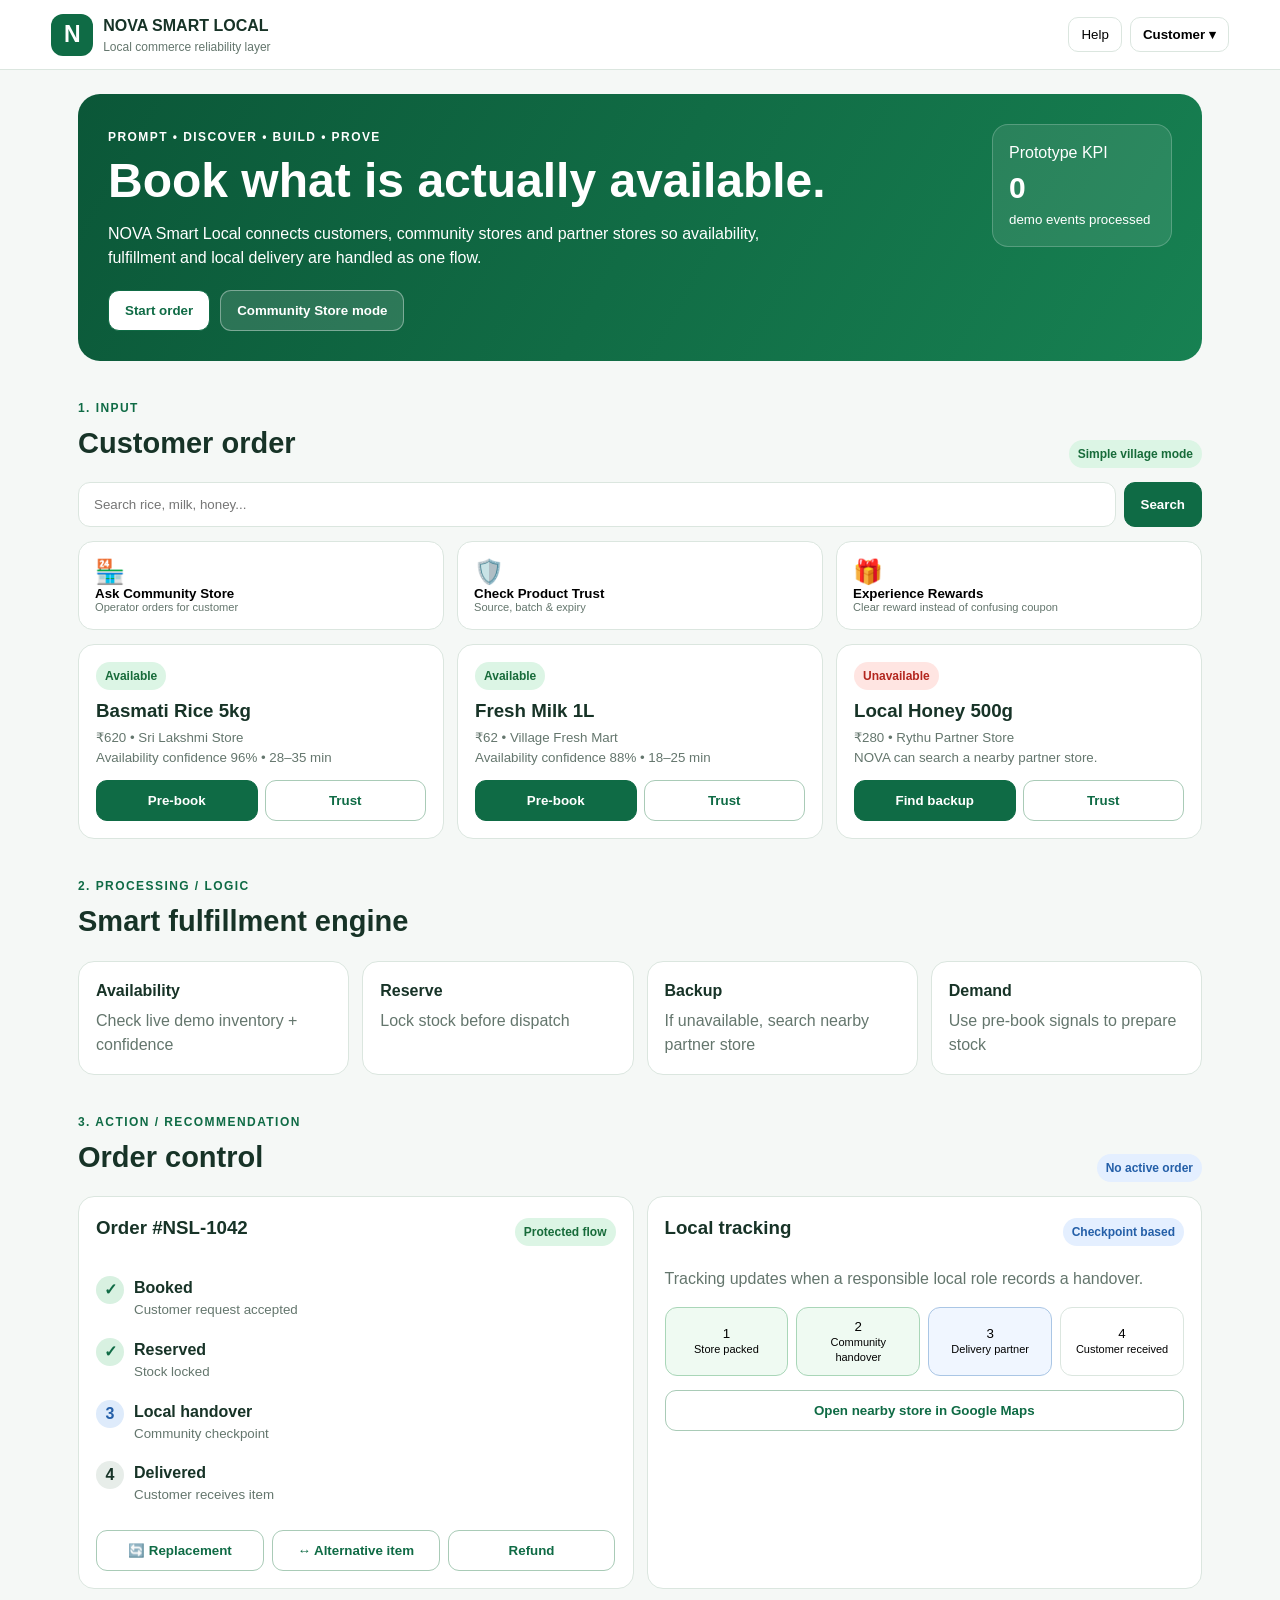
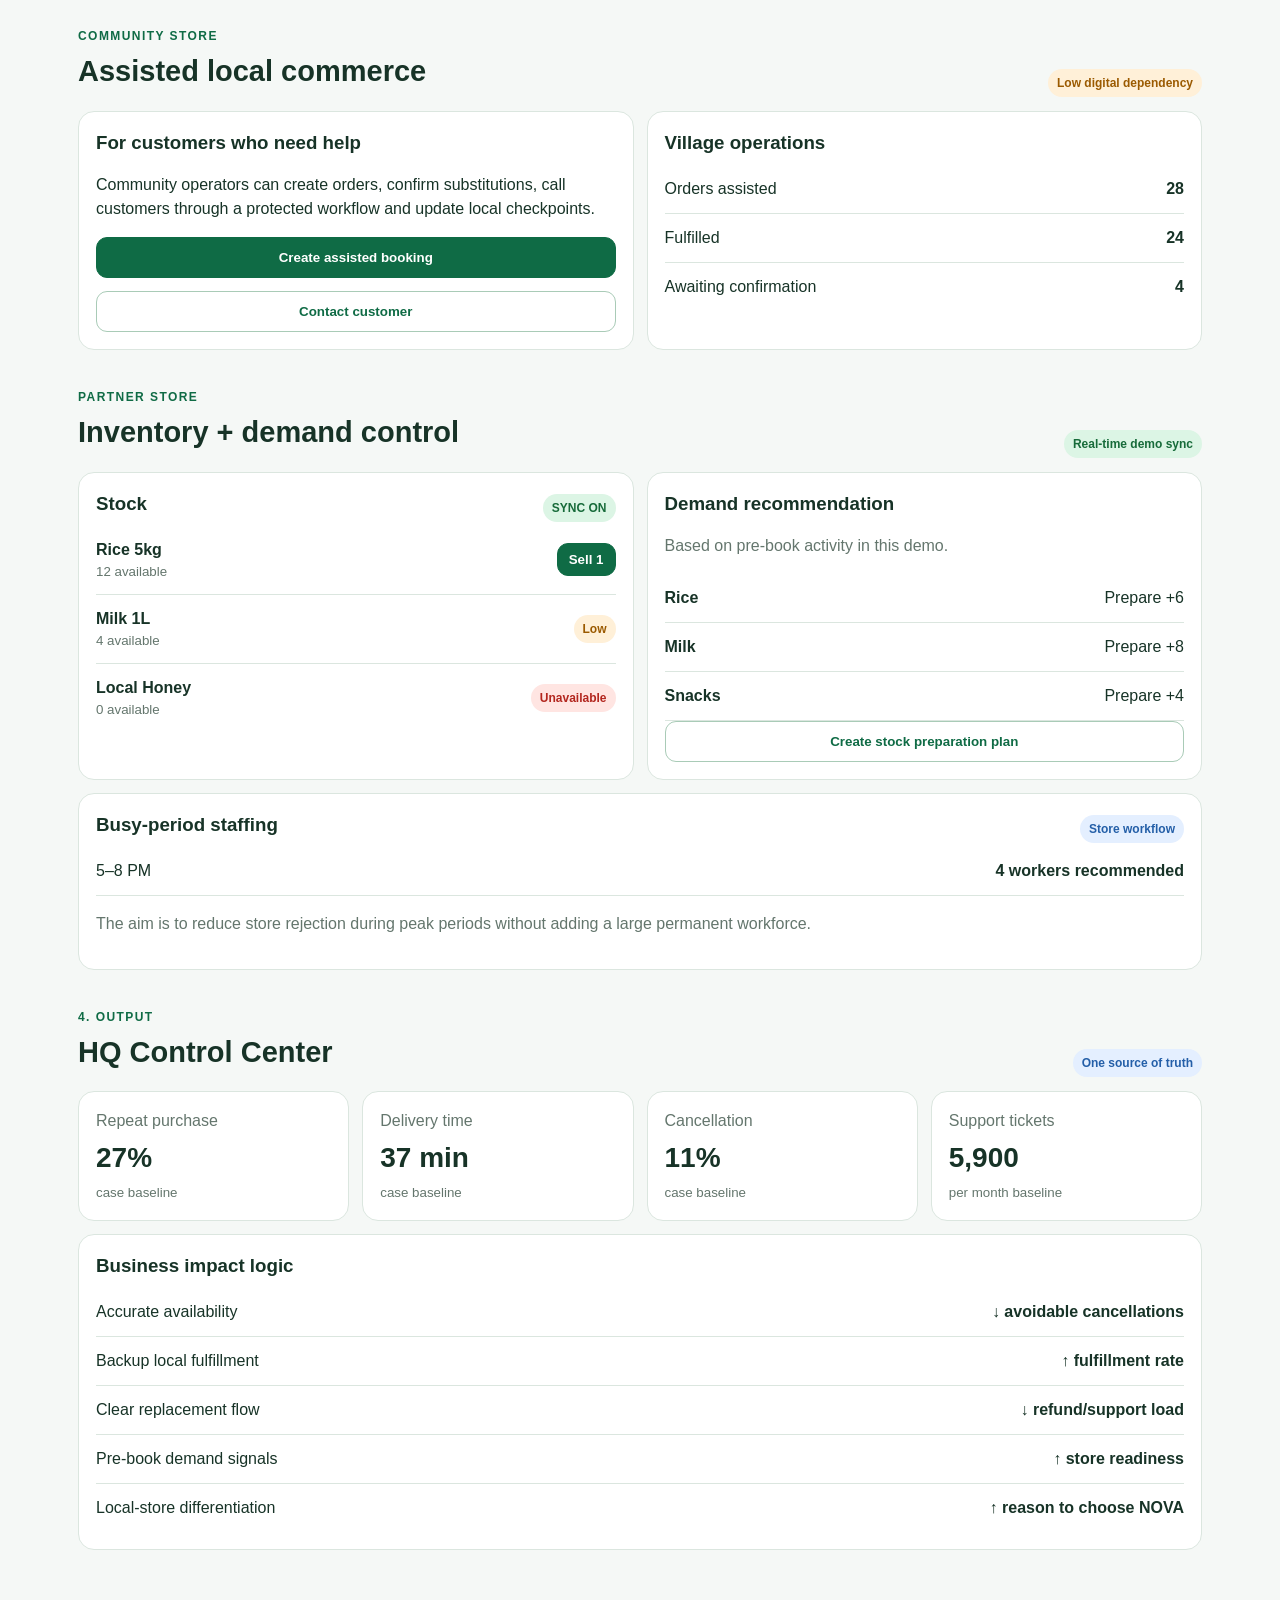
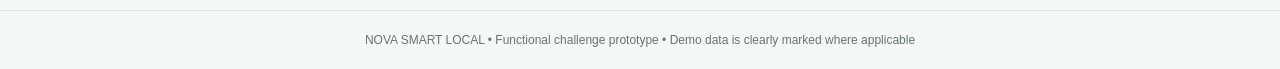
<file: index.html>
<!doctype html>
<html lang="en">
<head>
<meta charset="utf-8">
<meta name="viewport" content="width=device-width,initial-scale=1">
<meta name="theme-color" content="#0f6b45">
<title>NOVA Smart Local — Business Rescue Prototype</title>
<link rel="stylesheet" href="styles.css">
<link rel="manifest" href="manifest.json">
</head>
<body>
<header class="top">
  <div class="brand"><span class="logo">N</span><div><b>NOVA SMART LOCAL</b><small>Local commerce reliability layer</small></div></div>
  <div class="top-actions"><button id="help" class="ghost">Help</button><button id="role" class="role">Customer ▾</button></div>
</header>

<main>
<section class="hero">
  <div>
    <span class="eyebrow">PROMPT • DISCOVER • BUILD • PROVE</span>
    <h1>Book what is actually available.</h1>
    <p>NOVA Smart Local connects customers, community stores and partner stores so availability, fulfillment and local delivery are handled as one flow.</p>
    <div class="hero-actions">
      <button class="primary" data-scroll="customer">Start order</button>
      <button class="light" data-scroll="community">Community Store mode</button>
    </div>
  </div>
  <div class="hero-card"><span>Prototype KPI</span><b id="kpi">0</b><small>demo events processed</small></div>
</section>

<div id="notice" class="notice" role="status" aria-live="polite"></div>

<section id="customer" class="section">
  <div class="section-head"><div><span class="eyebrow dark">1. INPUT</span><h2>Customer order</h2></div><span class="badge green">Simple village mode</span></div>
  <div class="search">
    <label for="q" class="sr">Search product</label>
    <input id="q" placeholder="Search rice, milk, honey..." autocomplete="off">
    <button id="search" class="primary">Search</button>
  </div>
  <div class="quick">
    <button data-open="assist"><span>🏪</span><b>Ask Community Store</b><small>Operator orders for customer</small></button>
    <button data-open="trust"><span>🛡️</span><b>Check Product Trust</b><small>Source, batch & expiry</small></button>
    <button data-open="reward"><span>🎁</span><b>Experience Rewards</b><small>Clear reward instead of confusing coupon</small></button>
  </div>
  <div id="products" class="products"></div>
</section>

<section id="flow" class="section">
  <div class="section-head"><div><span class="eyebrow dark">2. PROCESSING / LOGIC</span><h2>Smart fulfillment engine</h2></div></div>
  <div class="flow-grid">
    <article class="flow-card"><b>Availability</b><span>Check live demo inventory + confidence</span></article>
    <article class="flow-card"><b>Reserve</b><span>Lock stock before dispatch</span></article>
    <article class="flow-card"><b>Backup</b><span>If unavailable, search nearby partner store</span></article>
    <article class="flow-card"><b>Demand</b><span>Use pre-book signals to prepare stock</span></article>
  </div>
</section>

<section id="order" class="section">
  <div class="section-head"><div><span class="eyebrow dark">3. ACTION / RECOMMENDATION</span><h2>Order control</h2></div><span id="orderStatus" class="badge blue">No active order</span></div>
  <div class="dashboard">
    <article class="card">
      <div class="card-head"><h3>Order #NSL-1042</h3><span class="badge green">Protected flow</span></div>
      <div id="timeline" class="timeline"></div>
      <div class="actions">
        <button class="secondary" data-open="replacement">🔄 Replacement</button>
        <button class="secondary" data-open="alternative">↔ Alternative item</button>
        <button class="secondary" data-open="refund">Refund</button>
      </div>
    </article>
    <article class="card">
      <div class="card-head"><h3>Local tracking</h3><span class="badge blue">Checkpoint based</span></div>
      <p class="muted">Tracking updates when a responsible local role records a handover.</p>
      <div class="checkpoints">
        <button class="checkpoint done" data-check="Packed">1<br><small>Store packed</small></button>
        <button class="checkpoint done" data-check="Handover">2<br><small>Community handover</small></button>
        <button class="checkpoint current" data-check="Delivery">3<br><small>Delivery partner</small></button>
        <button class="checkpoint" data-check="Received">4<br><small>Customer received</small></button>
      </div>
      <button id="maps" class="secondary full">Open nearby store in Google Maps</button>
    </article>
  </div>
</section>

<section id="community" class="section">
  <div class="section-head"><div><span class="eyebrow dark">COMMUNITY STORE</span><h2>Assisted local commerce</h2></div><span class="badge orange">Low digital dependency</span></div>
  <div class="dashboard">
    <article class="card">
      <h3>For customers who need help</h3>
      <p>Community operators can create orders, confirm substitutions, call customers through a protected workflow and update local checkpoints.</p>
      <button class="primary full" data-open="assist">Create assisted booking</button>
      <button class="secondary full mt" data-open="call">Contact customer</button>
    </article>
    <article class="card">
      <h3>Village operations</h3>
      <div class="statrow"><span>Orders assisted</span><b>28</b></div>
      <div class="statrow"><span>Fulfilled</span><b>24</b></div>
      <div class="statrow"><span>Awaiting confirmation</span><b>4</b></div>
    </article>
  </div>
</section>

<section id="store" class="section">
  <div class="section-head"><div><span class="eyebrow dark">PARTNER STORE</span><h2>Inventory + demand control</h2></div><span class="badge green">Real-time demo sync</span></div>
  <div class="dashboard">
    <article class="card">
      <div class="card-head"><h3>Stock</h3><span id="sync" class="badge green">SYNC ON</span></div>
      <div class="stock"><span><b>Rice 5kg</b><small id="rice">12 available</small></span><button id="sell" class="primary mini">Sell 1</button></div>
      <div class="stock"><span><b>Milk 1L</b><small>4 available</small></span><span class="badge orange">Low</span></div>
      <div class="stock"><span><b>Local Honey</b><small>0 available</small></span><span class="badge red">Unavailable</span></div>
    </article>
    <article class="card">
      <h3>Demand recommendation</h3>
      <p class="muted">Based on pre-book activity in this demo.</p>
      <div class="recommend"><b>Rice</b><span>Prepare +6</span></div>
      <div class="recommend"><b>Milk</b><span>Prepare +8</span></div>
      <div class="recommend"><b>Snacks</b><span>Prepare +4</span></div>
      <button class="secondary full" id="prepare">Create stock preparation plan</button>
    </article>
  </div>
  <article class="card mt">
    <div class="card-head"><h3>Busy-period staffing</h3><span class="badge blue">Store workflow</span></div>
    <div class="statrow"><span>5–8 PM</span><b>4 workers recommended</b></div>
    <p class="muted">The aim is to reduce store rejection during peak periods without adding a large permanent workforce.</p>
  </article>
</section>

<section id="control" class="section">
  <div class="section-head"><div><span class="eyebrow dark">4. OUTPUT</span><h2>HQ Control Center</h2></div><span class="badge blue">One source of truth</span></div>
  <div class="metrics">
    <div><span>Repeat purchase</span><b>27%</b><small>case baseline</small></div>
    <div><span>Delivery time</span><b>37 min</b><small>case baseline</small></div>
    <div><span>Cancellation</span><b>11%</b><small>case baseline</small></div>
    <div><span>Support tickets</span><b>5,900</b><small>per month baseline</small></div>
  </div>
  <article class="card mt">
    <h3>Business impact logic</h3>
    <div class="impact"><span>Accurate availability</span><b>↓ avoidable cancellations</b></div>
    <div class="impact"><span>Backup local fulfillment</span><b>↑ fulfillment rate</b></div>
    <div class="impact"><span>Clear replacement flow</span><b>↓ refund/support load</b></div>
    <div class="impact"><span>Pre-book demand signals</span><b>↑ store readiness</b></div>
    <div class="impact"><span>Local-store differentiation</span><b>↑ reason to choose NOVA</b></div>
  </article>
</section>
</main>

<footer>NOVA SMART LOCAL • Functional challenge prototype • Demo data is clearly marked where applicable</footer>

<dialog id="modal">
  <div class="modal-head"><h2 id="modalTitle">NOVA</h2><button id="close" class="icon">×</button></div>
  <div id="modalBody"></div>
</dialog>
<script src="app.js" defer></script>
</body>
</html>
</file>
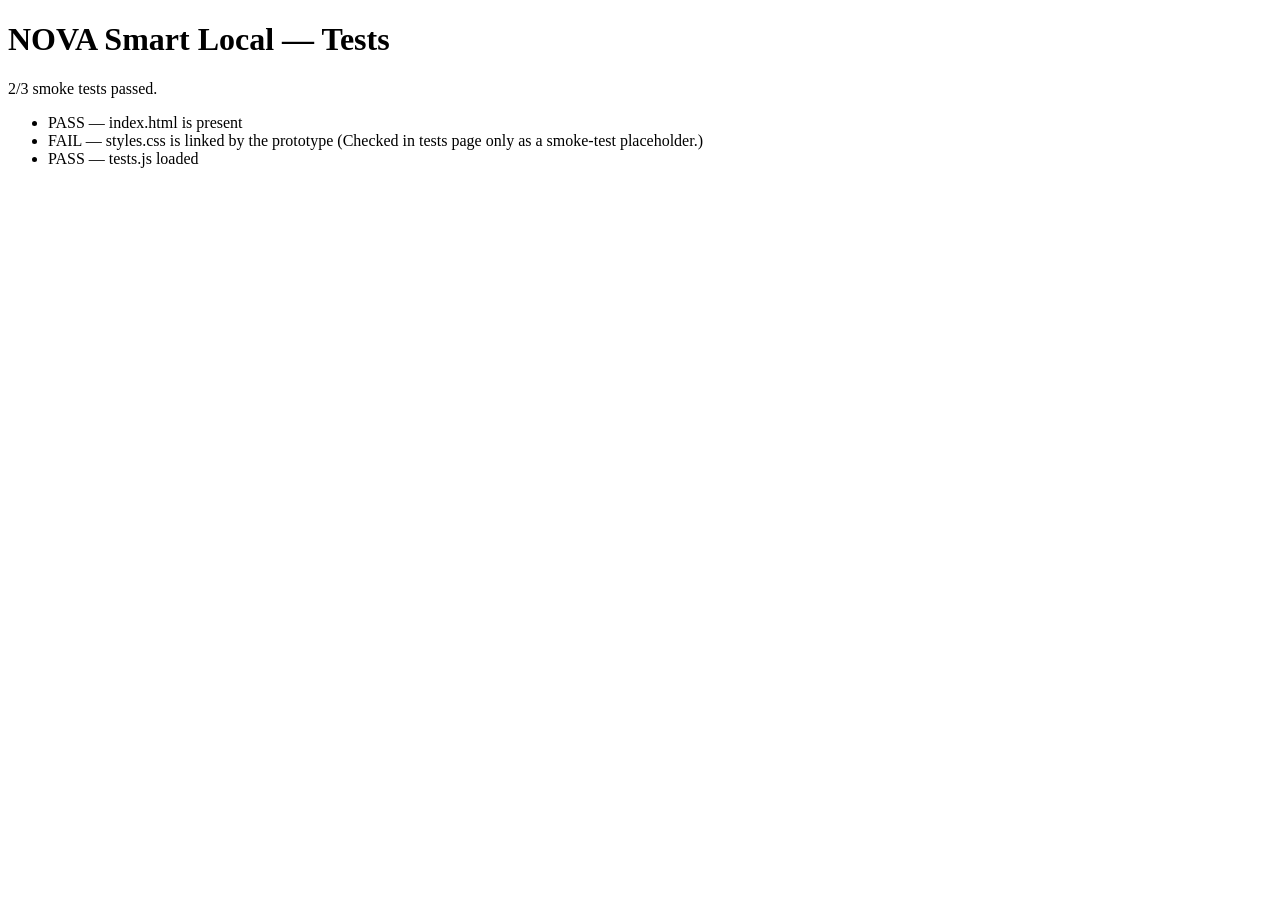
<file: tests.html>
<!doctype html>
<html lang="en"><head><meta charset="utf-8"><meta name="viewport" content="width=device-width,initial-scale=1"><title>NOVA Prototype Tests</title></head><body><main><h1>NOVA Smart Local — Tests</h1><p id="summary">Running tests…</p><ul id="results"></ul></main><script src="tests.js"></script></body></html>
</file>
<file: styles.css>
:root{--g:#0f6b45;--g2:#eaf7ef;--ink:#173327;--muted:#64766d;--line:#dbe6df;--bg:#f5f8f6;--white:#fff;--blue:#245fa8;--orange:#9b5a00;--red:#b3261e}*{box-sizing:border-box}body{margin:0;background:var(--bg);color:var(--ink);font:16px/1.5 Arial,sans-serif}.top{height:70px;background:#fff;border-bottom:1px solid var(--line);display:flex;justify-content:space-between;align-items:center;padding:0 max(16px,4vw);position:sticky;top:0;z-index:10}.brand{display:flex;gap:10px;align-items:center}.brand>div:last-child>*{display:block}.brand small{font-size:12px;color:var(--muted)}.logo{width:42px;height:42px;border-radius:12px;background:var(--g);color:#fff;display:grid;place-items:center;font-size:23px;font-weight:900}.top-actions{display:flex;gap:8px}.ghost,.role,.icon{background:#fff;border:1px solid var(--line);border-radius:10px;padding:9px 12px}.role{font-weight:700}main{max-width:1160px;margin:auto;padding:24px 18px 60px}.hero{background:linear-gradient(120deg,#0b5738,#178152);color:#fff;border-radius:22px;padding:30px;display:flex;justify-content:space-between;gap:25px}.hero h1{font-size:clamp(30px,5vw,48px);line-height:1.04;margin:8px 0}.hero p{max-width:700px}.eyebrow{font-size:12px;letter-spacing:.12em;font-weight:800}.eyebrow.dark{color:var(--g)}.hero-actions{display:flex;gap:10px;margin-top:20px}.primary,.secondary,.light{border-radius:11px;padding:12px 16px;font-weight:800;border:1px solid}.primary{background:var(--g);border-color:var(--g);color:#fff}.light{background:#ffffff20;border-color:#ffffff60;color:#fff}.secondary{background:#fff;border-color:#a9cbb7;color:var(--g)}.hero .primary{background:#fff;color:var(--g)}.hero-card{min-width:180px;height:max-content;background:#ffffff18;border:1px solid #ffffff35;border-radius:16px;padding:16px}.hero-card>*{display:block}.hero-card b{font-size:30px}.section{margin-top:34px}.section-head{display:flex;justify-content:space-between;align-items:end;gap:12px;margin-bottom:14px}.section-head h2{margin:3px 0;font-size:29px}.search{display:flex;gap:8px}.search input{flex:1;padding:14px 15px;border:1px solid var(--line);border-radius:12px;background:#fff}.quick,.products,.flow-grid,.dashboard,.metrics{display:grid;gap:13px}.quick{grid-template-columns:repeat(3,1fr);margin:14px 0}.quick button{border:1px solid var(--line);background:#fff;border-radius:15px;text-align:left;padding:16px}.quick span{font-size:24px;display:block}.quick b,.quick small{display:block}.quick small,.muted{color:var(--muted)}.products{grid-template-columns:repeat(3,1fr)}.product,.card,.flow-card,.metrics>div{background:#fff;border:1px solid var(--line);border-radius:16px;padding:17px}.product h3{margin:7px 0 3px}.product small{color:var(--muted);display:block}.product .buttons{display:flex;gap:7px;margin-top:12px}.product .buttons>*{flex:1}.badge{display:inline-block;border-radius:99px;padding:5px 9px;font-size:12px;font-weight:800;background:#edf2ee}.green{background:#dcf5e5;color:#176b3a}.blue{background:#e4efff;color:var(--blue)}.orange{background:#fff0d8;color:var(--orange)}.red{background:#ffe5e2;color:var(--red)}.flow-grid{grid-template-columns:repeat(4,1fr)}.flow-card b,.flow-card span{display:block}.flow-card span{color:var(--muted);margin-top:6px}.dashboard{grid-template-columns:1fr 1fr}.card-head{display:flex;justify-content:space-between;gap:8px;align-items:center}.card h3{margin:0 0 8px}.timeline{margin:16px 0}.t{display:flex;gap:10px;padding:9px 0}.dot{width:28px;height:28px;border-radius:50%;background:#e7ede9;display:grid;place-items:center;font-weight:900}.done .dot{background:#d8f1e1;color:var(--g)}.current .dot{background:#deebfb;color:var(--blue)}.t small{display:block;color:var(--muted)}.actions{display:grid;grid-template-columns:repeat(3,1fr);gap:8px}.checkpoints{display:grid;grid-template-columns:repeat(4,1fr);gap:8px;margin:14px 0}.checkpoint{border:1px solid var(--line);background:#fff;border-radius:12px;padding:11px;text-align:center}.checkpoint.done{background:#effaf2;border-color:#a9d6b8}.checkpoint.current{background:#f0f6ff;border-color:#aac6e5}.checkpoint small{font-size:11px}.full{width:100%}.mt{margin-top:13px}.statrow,.stock,.recommend,.impact{display:flex;justify-content:space-between;align-items:center;padding:12px 0;border-bottom:1px solid var(--line)}.statrow:last-child,.stock:last-child,.recommend:last-child,.impact:last-child{border-bottom:0}.stock small{display:block;color:var(--muted)}.mini{padding:8px 11px}.metrics{grid-template-columns:repeat(4,1fr)}.metrics>div span,.metrics>div small{display:block;color:var(--muted)}.metrics>div b{display:block;font-size:28px;margin:4px 0}.notice{position:fixed;right:18px;bottom:18px;background:#18392b;color:#fff;padding:13px 16px;border-radius:12px;opacity:0;transform:translateY(10px);transition:.2s;z-index:30}.notice.show{opacity:1;transform:none}footer{text-align:center;border-top:1px solid var(--line);padding:20px;color:var(--muted);font-size:12px}.sr{position:absolute;width:1px;height:1px;overflow:hidden;clip:rect(0,0,0,0)}dialog{border:0;border-radius:18px;width:min(520px,calc(100% - 30px));padding:20px;box-shadow:0 20px 70px #0004}dialog::backdrop{background:#00170d88}.modal-head{display:flex;justify-content:space-between;align-items:center}.modal-head h2{margin:0}.icon{font-size:20px;width:42px}.formrow{display:grid;gap:8px;margin:12px 0}.formrow input{padding:11px;border:1px solid var(--line);border-radius:9px}.formrow button{margin-top:4px}.callout{background:var(--g2);padding:12px;border-radius:10px}.focus:focus-visible,button:focus-visible,input:focus-visible{outline:3px solid #7fb69a;outline-offset:2px}
@media(max-width:820px){.hero{display:block}.hero-card{margin-top:15px}.products,.quick,.dashboard,.flow-grid{grid-template-columns:1fr 1fr}.metrics{grid-template-columns:1fr 1fr}.checkpoints{grid-template-columns:1fr 1fr}.actions{grid-template-columns:1fr}}
@media(max-width:540px){main{padding:15px 12px 45px}.products,.quick,.dashboard,.flow-grid,.metrics{grid-template-columns:1fr}.hero{padding:21px}.hero h1{font-size:31px}.hero-actions{flex-direction:column}.top{padding:0 12px}.role{display:none}}
@media(prefers-reduced-motion:reduce){*{transition:none!important;scroll-behavior:auto!important}}
</file>
